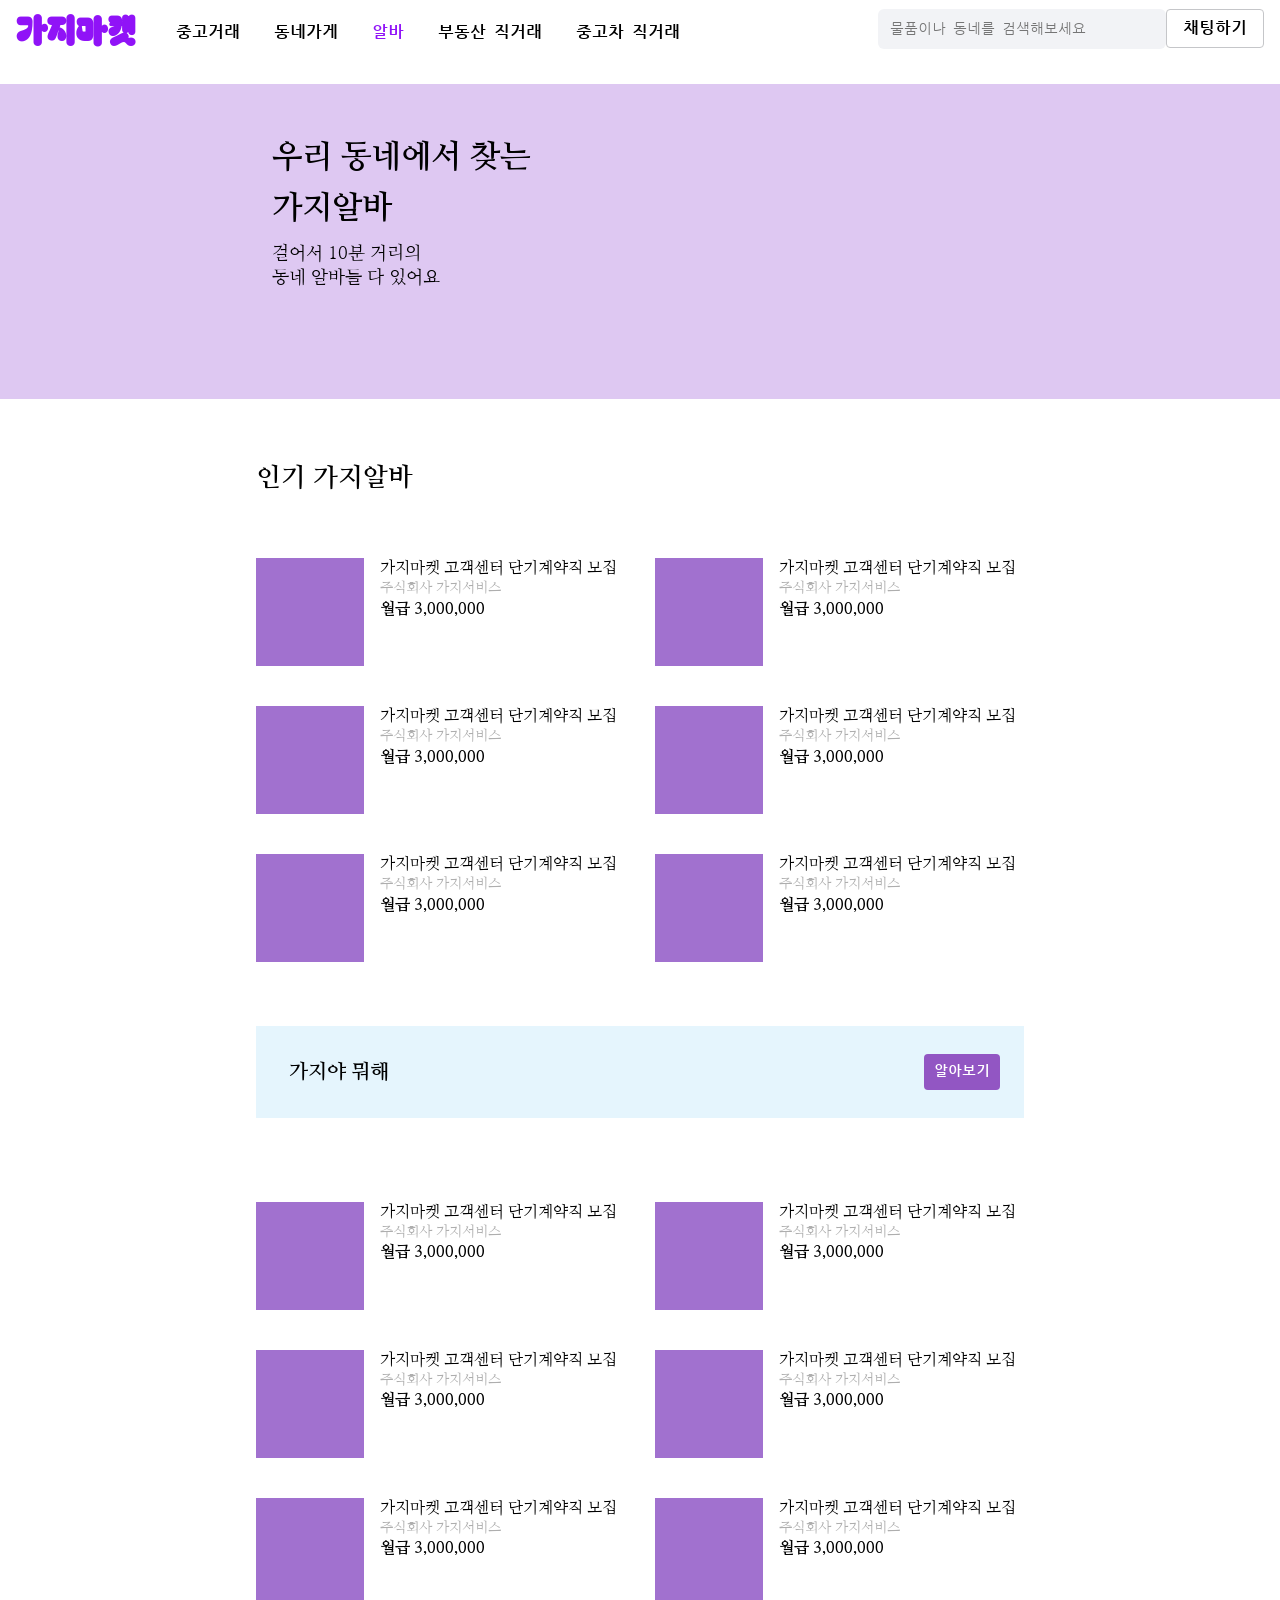
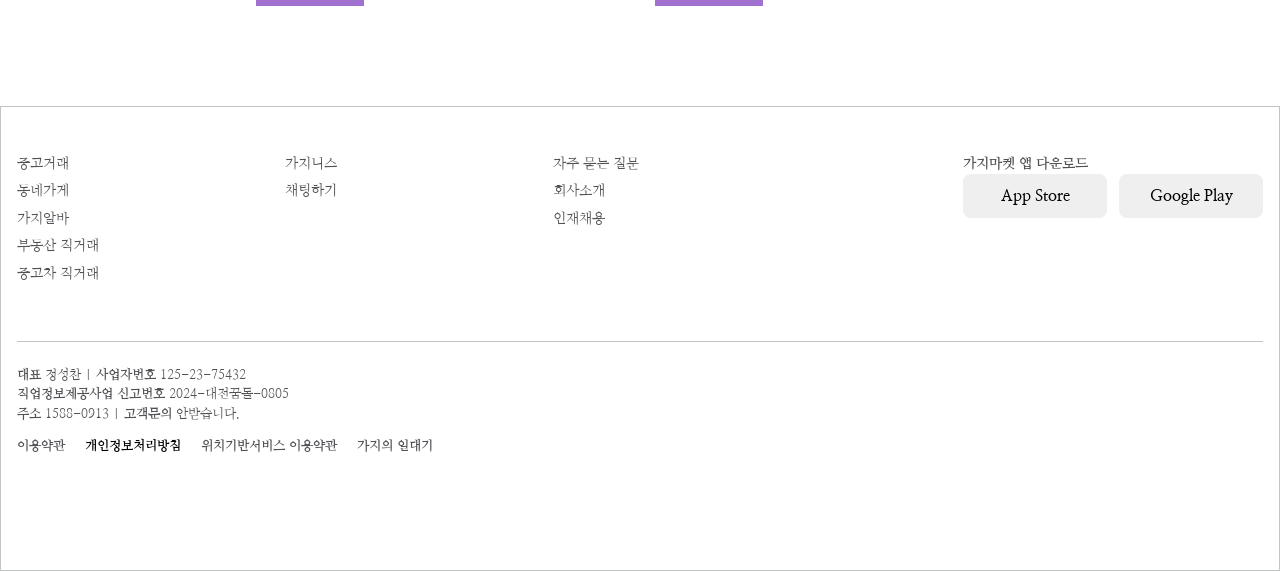
<file: WEB/6회차/index.html>
<!DOCTYPE html>
<html lang="en">
<head>
    <meta charset="UTF-8">
    <meta name="viewport" content="width=device-width, initial-scale=1.0">
    <title>가지마켓</title>
    <style>
        * {
            box-sizing: border-box;
        }

        html {
            font-size: 16px;
        } /*폰트 사이즈 주고 rem 단위 사용하면 통일성 높아짐*/

        body {
            margin: 0;
        }

        .flex {
            display: flex;
        }

        .main { 
            padding: 4rem 0 5rem; /*헤더 크기랑 안부딫히게 지정*/
        }

    </style>
    <link href="header.css" rel="stylesheet">
    <link href="info.css" rel="stylesheet">
    <link href="notice.css" rel="stylesheet">
    <link href="banner.css" rel="stylesheet">
    <link href="footer.css" rel="stylesheet">

</head>
<body>
    <ㅡ class="container">
        <header class="header">
            <div class="header-content flex">
                <div class="header-content__logo">가지마켓</div>
                <nav class="header-content__nav flex">
                    <ul>
                        <li>중고거래</li>
                        <li>동네가게</li>
                        <li class="active">알바</li>
                        <li>부동산 직거래</li>
                        <li>중고차 직거래</li>

                    </ul>

                </nav>
                <div class="header-content__input flex">
                    <span class="icon glass">
                        <input type="button" value="&#128269;">
                    </span>
                    <span>
                        <input type="text" class="search" placeholder="물품이나 동네를 검색해보세요">
                    </span>
                    <span class="icon menu">
                        <input type="button" value="&#9776">
                    </span>
                    <span>
                        <input type="button" class="chat" value="채팅하기">
                    </span>
                </div>
            </div>
        </header>

        <main class="main">
            <section class="info">
                <div class="info__text">
                    <h1>우리 동네에서 찾는 <br> 가지알바</h1>
                    <p>걸어서 10분 거리의 <br> 동네 알바들 다 있어요</p>
                </div>
            </section>


        <section class="notice">
            <h2 class="notice__title">인기 가지알바</h2>
            <div class="notice__container flex">
                <article class="notice__item flex">
                    <div class="notice__thumb"></div>
                    <div class="notice__content">
                        <div class="notice__content__title">가지마켓 고객센터 단기계약직 모집</div>
                        <div class="notice__content__address">주식회사 가지서비스</div>
                        <div class="notice__content__pay">월급 3,000,000</div>
                    </div>
                </article>
                <article class="notice__item flex">
                    <div class="notice__thumb"></div>
                    <div class="notice__content">
                        <div class="notice__content__title">가지마켓 고객센터 단기계약직 모집</div>
                        <div class="notice__content__address">주식회사 가지서비스</div>
                        <div class="notice__content__pay">월급 3,000,000</div>
                    </div>
                </article>
                <article class="notice__item flex">
                    <div class="notice__thumb"></div>
                    <div class="notice__content">
                        <div class="notice__content__title">가지마켓 고객센터 단기계약직 모집</div>
                        <div class="notice__content__address">주식회사 가지서비스</div>
                        <div class="notice__content__pay">월급 3,000,000</div>
                    </div>
                </article>
                <article class="notice__item flex">
                    <div class="notice__thumb"></div>
                    <div class="notice__content">
                        <div class="notice__content__title">가지마켓 고객센터 단기계약직 모집</div>
                        <div class="notice__content__address">주식회사 가지서비스</div>
                        <div class="notice__content__pay">월급 3,000,000</div>
                    </div>
                </article>
                <article class="notice__item flex">
                    <div class="notice__thumb"></div>
                    <div class="notice__content">
                        <div class="notice__content__title">가지마켓 고객센터 단기계약직 모집</div>
                        <div class="notice__content__address">주식회사 가지서비스</div>
                        <div class="notice__content__pay">월급 3,000,000</div>
                    </div>
                </article>
                <article class="notice__item flex">
                    <div class="notice__thumb"></div>
                    <div class="notice__content">
                        <div class="notice__content__title">가지마켓 고객센터 단기계약직 모집</div>
                        <div class="notice__content__address">주식회사 가지서비스</div>
                        <div class="notice__content__pay">월급 3,000,000</div>
                    </div>
                </article>
            </div>

            <div class="banner flex">
                <div class="banner__text">가지야 뭐해</div>
                <button class="banner__button">알아보기</button>
            </div>


            <div class="notice__container flex">
                <article class="notice__item flex">
                    <div class="notice__thumb"></div>
                    <div class="notice__content">
                        <div class="notice__content__title">가지마켓 고객센터 단기계약직 모집</div>
                        <div class="notice__content__address">주식회사 가지서비스</div>
                        <div class="notice__content__pay">월급 3,000,000</div>
                    </div>
                </article>
                <article class="notice__item flex">
                    <div class="notice__thumb"></div>
                    <div class="notice__content">
                        <div class="notice__content__title">가지마켓 고객센터 단기계약직 모집</div>
                        <div class="notice__content__address">주식회사 가지서비스</div>
                        <div class="notice__content__pay">월급 3,000,000</div>
                    </div>
                </article>
                <article class="notice__item flex">
                    <div class="notice__thumb"></div>
                    <div class="notice__content">
                        <div class="notice__content__title">가지마켓 고객센터 단기계약직 모집</div>
                        <div class="notice__content__address">주식회사 가지서비스</div>
                        <div class="notice__content__pay">월급 3,000,000</div>
                    </div>
                </article>
                <article class="notice__item flex">
                    <div class="notice__thumb"></div>
                    <div class="notice__content">
                        <div class="notice__content__title">가지마켓 고객센터 단기계약직 모집</div>
                        <div class="notice__content__address">주식회사 가지서비스</div>
                        <div class="notice__content__pay">월급 3,000,000</div>
                    </div>
                </article>
                <article class="notice__item flex">
                    <div class="notice__thumb"></div>
                    <div class="notice__content">
                        <div class="notice__content__title">가지마켓 고객센터 단기계약직 모집</div>
                        <div class="notice__content__address">주식회사 가지서비스</div>
                        <div class="notice__content__pay">월급 3,000,000</div>
                    </div>
                </article>
                <article class="notice__item flex">
                    <div class="notice__thumb"></div>
                    <div class="notice__content">
                        <div class="notice__content__title">가지마켓 고객센터 단기계약직 모집</div>
                        <div class="notice__content__address">주식회사 가지서비스</div>
                        <div class="notice__content__pay">월급 3,000,000</div>
                    </div>
                </article>
            </div>

        </section>
    </main>

    <footer class="footer">
        <div class="footer__container">
            <section class="footer__menu">
                <div class="footer__apps">
                    <div class="footer__appdown">가지마켓 앱 다운로드</div>
                    <div class="footer__appbtn flex">
                        <button>App Store</button>
                        <button>Google Play</button>
                    </div>
                </div>
                <nav class="footer__nav flex">
                    <ul>
                        <li>중고거래</li>
                        <li>동네가게</li>
                        <li>가지알바</li>
                        <li>부동산 직거래</li>
                        <li>중고차 직거래</li>
                    </ul>
                    <ul>
                        <li>가지니스</li>
                        <li>채팅하기</li>
                    </ul>
                    <ul>
                        <li>자주 묻는 질문</li>
                        <li>회사소개</li>
                        <li>인재채용</li>
                    </ul>
                </nav>
            </section>
            <section class="footer__info">
                <div>
                    <strong>대표</strong> 정성찬 | <strong>사업자번호</strong> 125-23-75432
                </div>
                <div>
                    <strong>직업정보제공사업 신고번호</strong> 2024-대전꿈돌-0805
                </div>
                <div>
                    <strong>주소</strong> 1588-0913 | <strong>고객문의</strong> 안받습니다.
                </div>
                <p>
                    <strong>이용약관</strong> &nbsp; &nbsp;
                    <strong style="color: black;">개인정보처리방침</strong> &nbsp; &nbsp;
                    <strong>위치기반서비스 이용약관</strong> &nbsp; &nbsp;
                    <strong>가지의 일대기</strong>

                </p>
            </section>
        </div>
    </footer>
    </div>
</body>
</html>
</file>
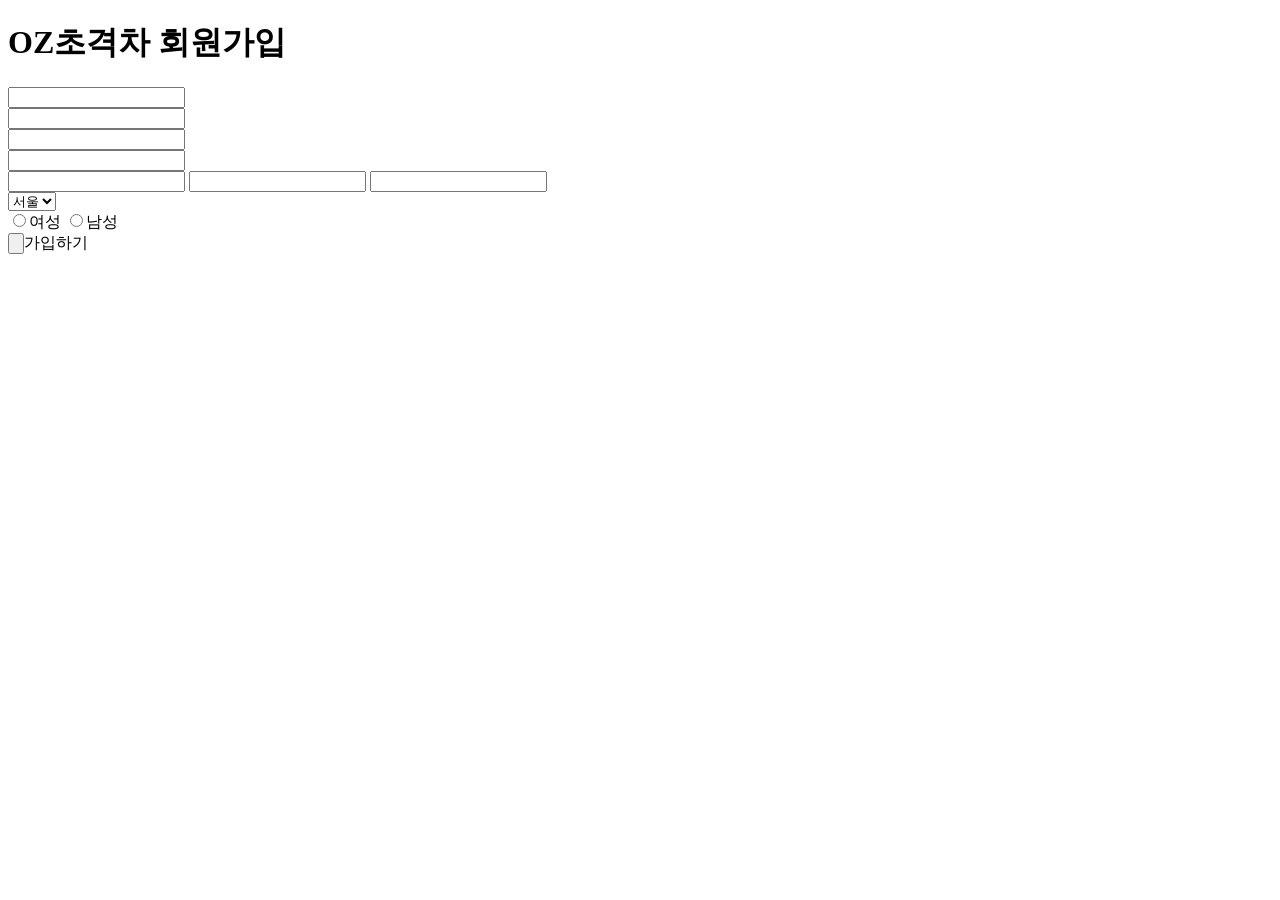
<file: JavaScript_Study/1회차/회원가입/index.html>
<!DOCTYPE html>
<html lang="en">
<head>
    <meta charset="UTF-8">
    <meta name="viewport" content="width=device-width, initial-scale=1.0">
    <title>회원가입... 해보자</title>
</head>
<body>
    <h1>OZ초격차 회원가입</h1>
    <div class="input">
        <input type="email"><br>
        <input type="text"><br>
        <input type="password"><br>
        <input type="password"><br>
        <input type="number">
        <input type="number">
        <input type="number"><br>
        <select multiplt size = "1">
            <option>서울</option>
            <option>대전</option>
            <option>부산</option>
            <option>인천</option>
            </select><br>
        <input type="radio"><label>여성</label>
        <input type="radio"><label>남성</label><br>
        <input type="button"><label>가입하기</label>


        </select>

    </div>
</body>
</html>
</file>
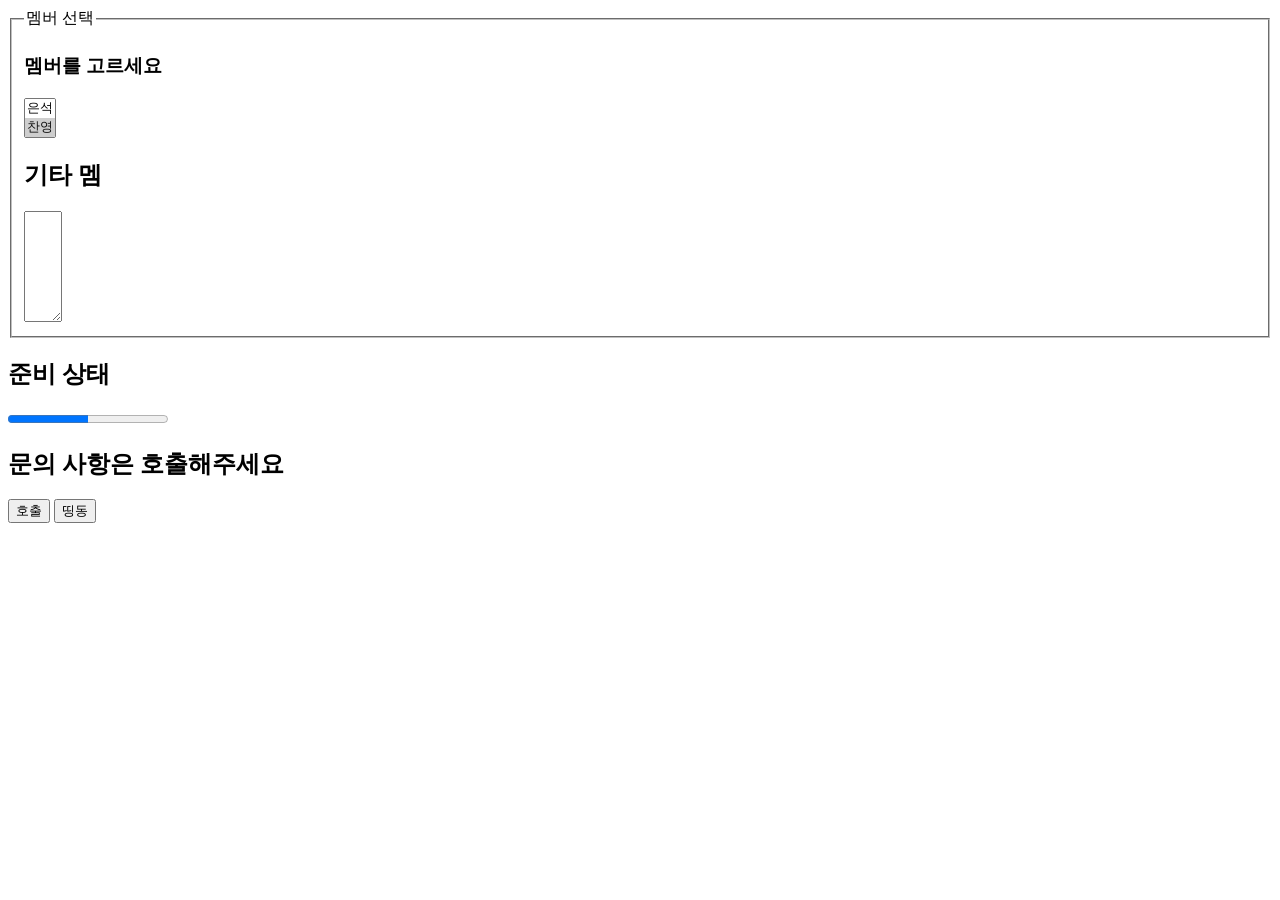
<file: 14_입력2.html>
<!DOCTYPE html>
<html lang="en">
    <head>
        <meta charset="UTF-8">
        <meta name="viewport" content="width=device-width, initial-scale=1.0">
        <title>입력2</title>
    </head>
    <body>
        <fieldset>
            <legend> 멤버 선택</legend>
            <h3>멤버를 고르세요</h3>
            <select multiple size="2">
                <option values="m1"> 원빈 </option>
                <option values="m2"> 타로 </option>
                <option values="m3"> 은석 </option>
                <option values="m4" selected> 찬영 </option>
            </select>
            
            <h2>기타 멤</h2>
            <textarea cols="2" rows="7"></textarea>

        </fieldset>
        
        <h2>준비 상태</h2>
        <progress max="100" value="50"></progress>
        
        <h2>문의 사항은 호출해주세요</h2>
        <button>호출</button>
        <input type="button" value="띵동">


    </body>
</html>
</file>
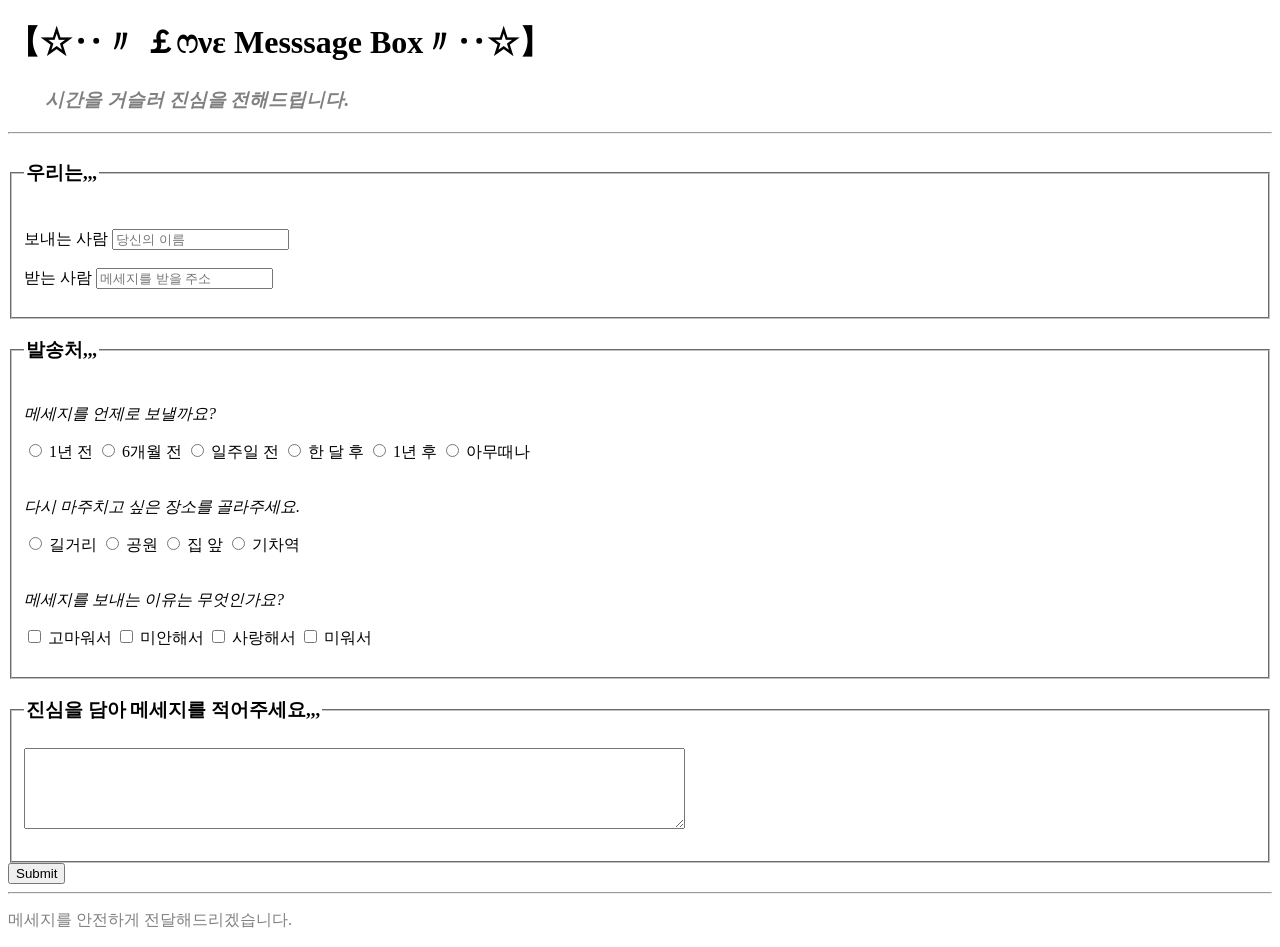
<file: 설문조사.html>
<!DOCTYPE html>
<html lang="en">
<head>
    <meta charset="UTF-8">
    <meta http-equiv="X-UA-Compatible" content="IE=edge">
    <title>당신을 위한 메세지 발신소</title>
</head>
<body> <!--【☆‥〃 ￡ෆνε Messsage Box〃‥☆】-->
    <header>
        <h1>【☆‥〃 ￡ෆνε Messsage Box〃‥☆】</h1>
        <h3><p style="color: gray;"><em>&nbsp;&nbsp;&nbsp;&nbsp;&nbsp;&nbsp;&nbsp; 시간을 거슬러 진심을 전해드립니다.</em></p></h3>
    </header>
    <hr>
    <main>
        <form>
            <fieldset>
                <legend><h3><strong>우리는,,,</strong></h3></legend>
                <br>
                <label for = 'name'>보내는 사람</label>
                    <input type="text" id="name" placeholder="당신의 이름" name="name">
                <br>
                <br>
                <label for = 'phone'>받는 사람</label>
                    <input type="email" id="email" 
                    placeholder="메세지를 받을 주소" name="email">
                    <br>
                    <br>
                </fieldset>
 <!-------------------------------------------------------------------------------------->
            <fieldset>
                <legend><h3><strong>발송처,,,</strong></h3></legend>
                <p><em>메세지를 언제로 보낼까요?</em></p>
                <input type="radio" id="ago_a_year" name="when">
                <label for="ago_a_year">1년 전</label>
                <input type="radio" id="ago_six_month" name="when">
                <label for="ago_six_month">6개월 전</label>
                <input type="radio" id="ago_a_week" name="when">
                <label for="ago_a_week">일주일 전</label>
                <input type="radio" id="a_month" name="when">
                <label for="a_month">한 달 후</label>
                <input type="radio" id="a_year" name="when">
                <label for="a_year">1년 후</label>
                <input type="radio" id="some" name="when">
                <label for="some">아무때나</label>
                <br>
                <br>
                <p><em>다시 마주치고 싶은 장소를 골라주세요.</em></p>
                <input type="radio" id="road" name="where">
                <label for="road">길거리</label>
                <input type="radio" id="park" name="where">
                <label for="park">공원</label>
                <input type="radio" id="home" name="where">
                <label for="home">집 앞</label>
                <input type="radio" id="train" name="where">
                <label for="train">기차역</label>
                
                <br>
                <br>
                <p><em>메세지를 보내는 이유는 무엇인가요?</em></p>
                <label>
                    <input type="checkbox" id="position" name="why"> 고마워서 
                </label> 
                <label>
                    <input type="checkbox" id="cost" name="why"> 미안해서
                </label>   
                <label>
                    <input type="checkbox" id="teacher" name="why"> 사랑해서
                </label>   <label>
                    <input type="checkbox" id="infra" name="why"> 미워서
                </label>   
                <br>
                <br>
            </fieldset>
            
            <fieldset>
                <legend><h3><strong>진심을 담아 메세지를 적어주세요,,,</strong></h3></legend>
                <textarea cols="80" rows="5" name="comment"></textarea>  
                <br>
                <br>  
            </fieldset>
        </form>
        <input type="submit">
    </main>
    <hr>
    <footer>
        <p style="color:gray;"> 메세지를 안전하게 전달해드리겠습니다.</p>
    </footer>
</body>
</html>
</file>
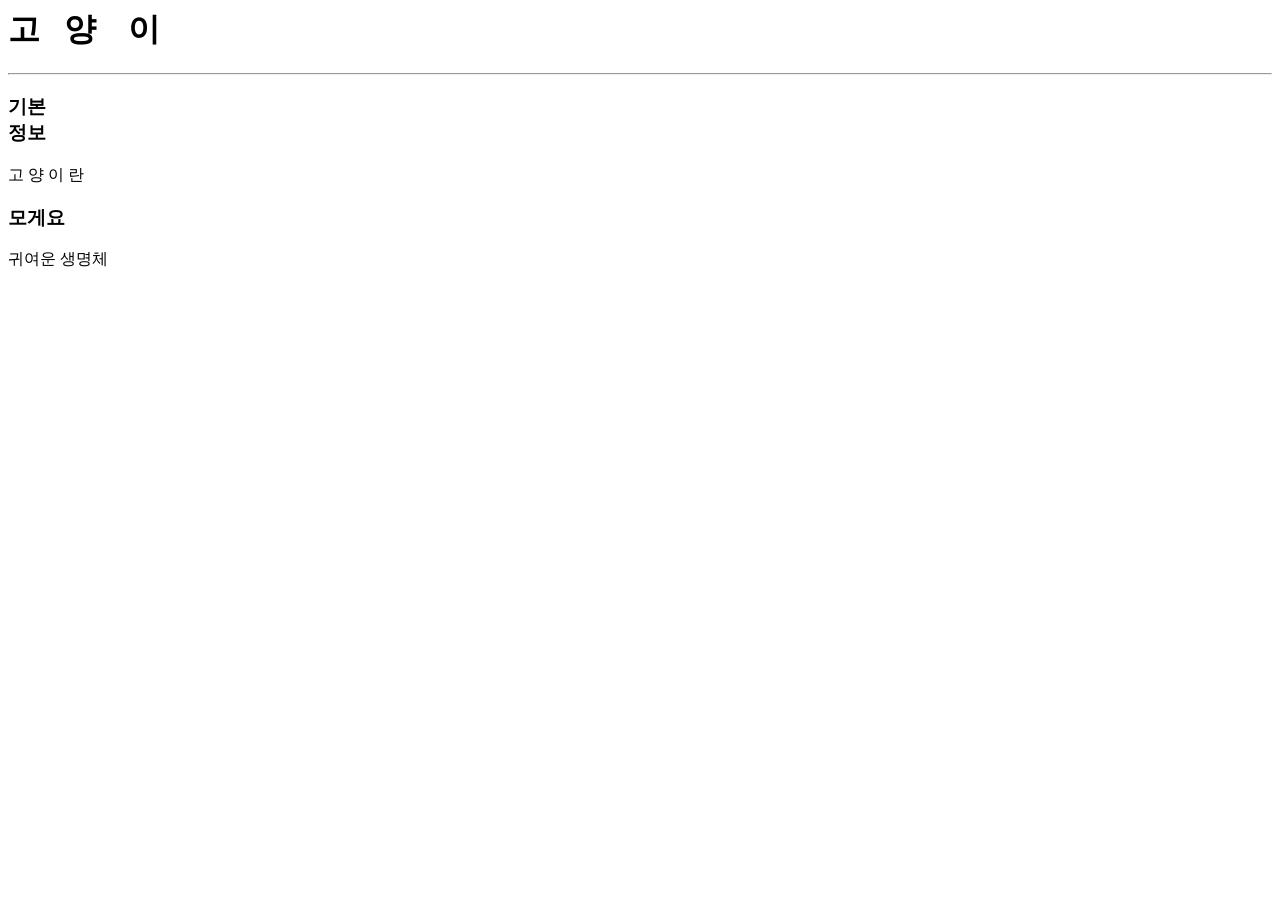
<file: 1회차/06_텍스트표시하기.html>
<!DOCTYPE himml>
<html lang="ko">
    <head>
        <meta charset="utf-8">
        <title>텍스트 표시하기</title>
    </head>
    <body>
        <h1>고&nbsp;&nbsp;&nbsp;양&nbsp;&nbsp;&nbsp;&nbsp;이</h1>
        <hr>
    
        <h3>기본
            <br> 정보</h3>
        <p>고 양 이
            
            
            
            란</p>
        <h3>모게요</h3>

        <p>귀여운 생명체</p>
    </body>

</html>
</file>
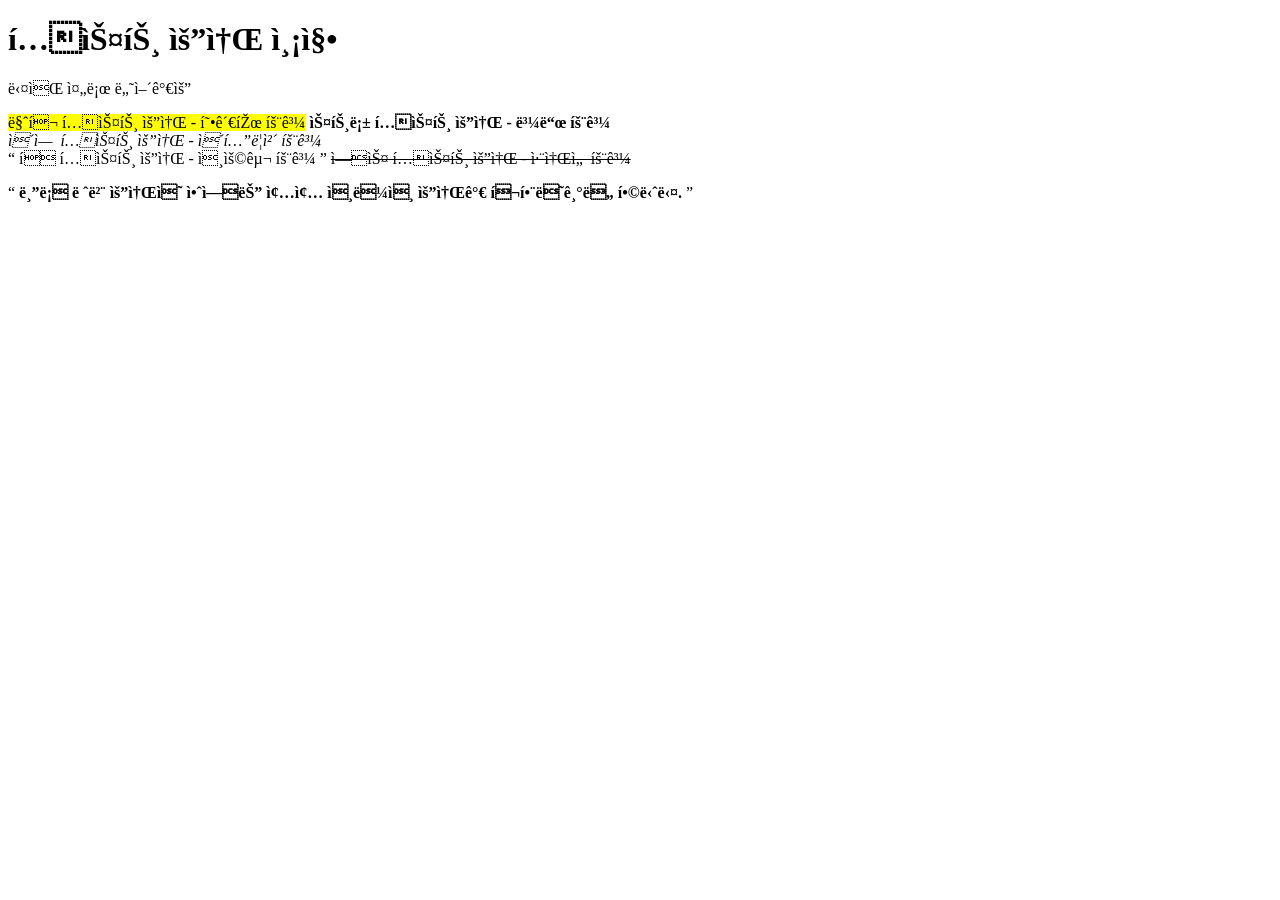
<file: 1회차/07_요소구분과인라인텍스트요소.html>
<!DOCTYPE html>
    <head>
        <meat charset = "utf-8"></meat>
        <title> 태그의 유형 </title>
    </head>
    <body>
        <h1>텍스트 요소 측징</h1>
        <p> 다음 줄로 넘어가요 </p>
        <mark> 마크 텍스트 요소 - 형관펜 효과</mark>
        <strong> 스트롱 텍스트 요소 - 볼드 효과</strong><br>
        <em> 이엠 텍스트 요소 - 이텔릭체 효과</em><br>
        <q> 큐 텍스트 요소 - 인용구 효과 </q>
        <s> 에스 텍스트 요소 - 취소선 효과</s>

        <p><q><strong>
            블록 레벨 요소의 안에는 종종 인라인 요소가 포함되기도 합니다.
        </strong></q></p>

    </body>
</file>
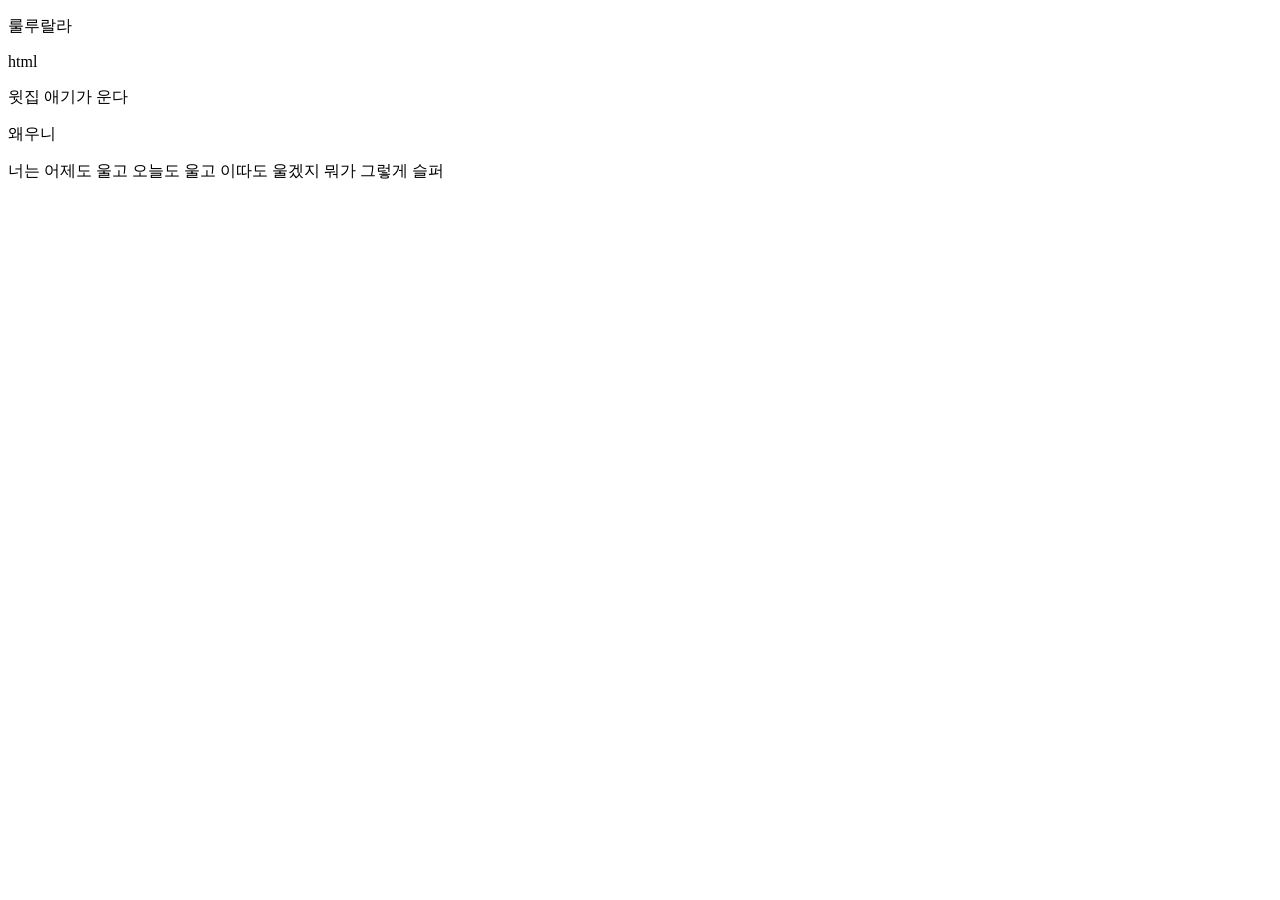
<file: 1회차/08_컨테이너_전역속성.html>
<!DOCTYPE html>
<html lang="ko">
    <head>
        <meta charset="utf-8">
        <title> 컨테이너&전역속성 </title>
    </head>
    <body>
        <div id="study">
            <p class="text">룰루랄라</p>
            <p class="text">html</p>
        </div>
        
        <div id="baby">
            <p>윗집 애기가 운다</p>
            <p>왜우니</p>
        </div>
        
        <p class="text">
            너는 어제도 울고
            <span title="지겨워..."> 오늘도 울고</span>
            이따도 울겠지
            뭐가 그렇게 슬퍼
        </p>
    </body>
</html>
</file>
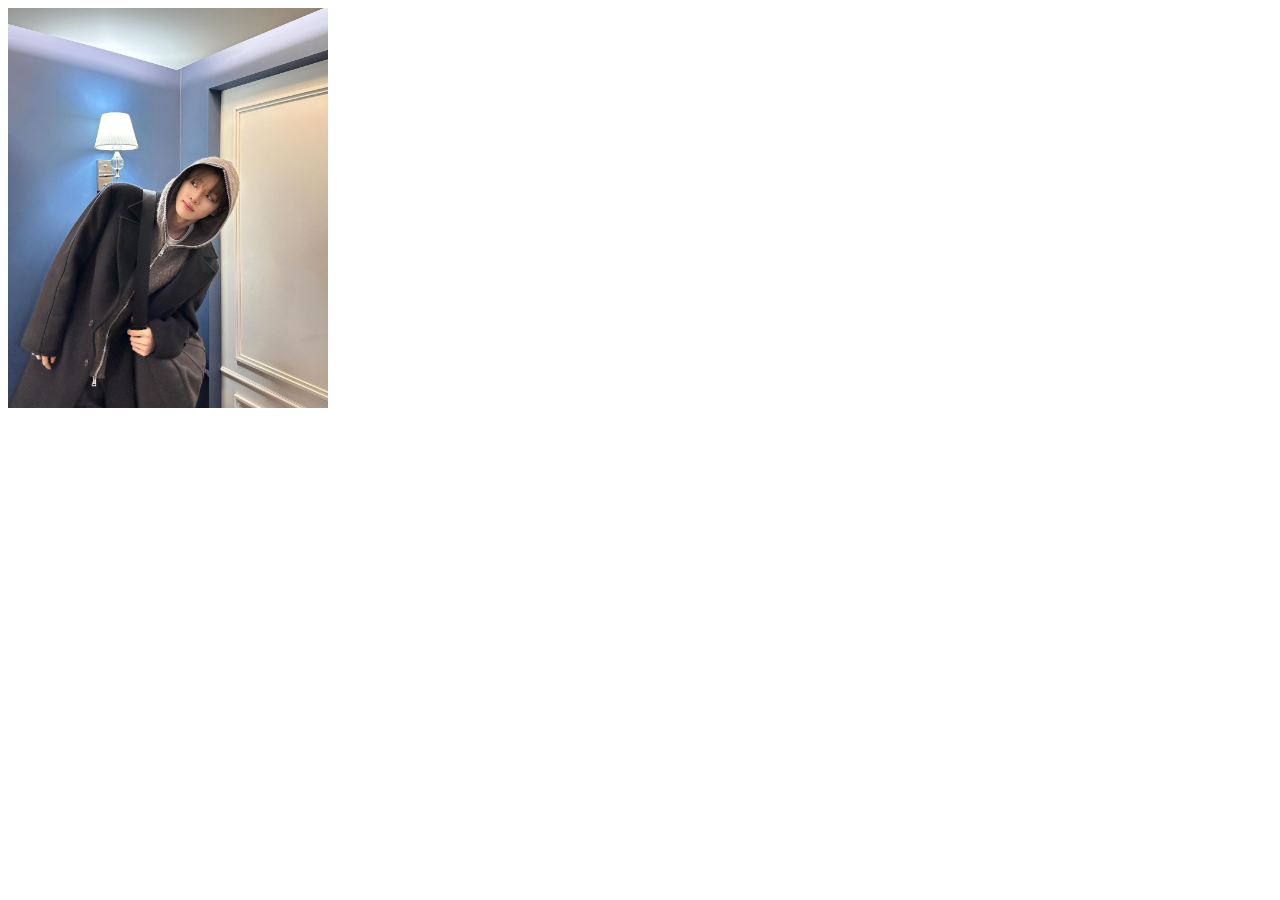
<file: 1회차/09_이미지표시하기.html>
<!DOCTYPE html>
<html lang="ko">
    <head>
        <meta charset="utf-8">
        <title>이미지 표시하기</title>
    </head>
    <body>
        <img src="images/sungchan.JPG"
        alt="성찬입니다."
        height="400">

    </body>
</html>
</file>
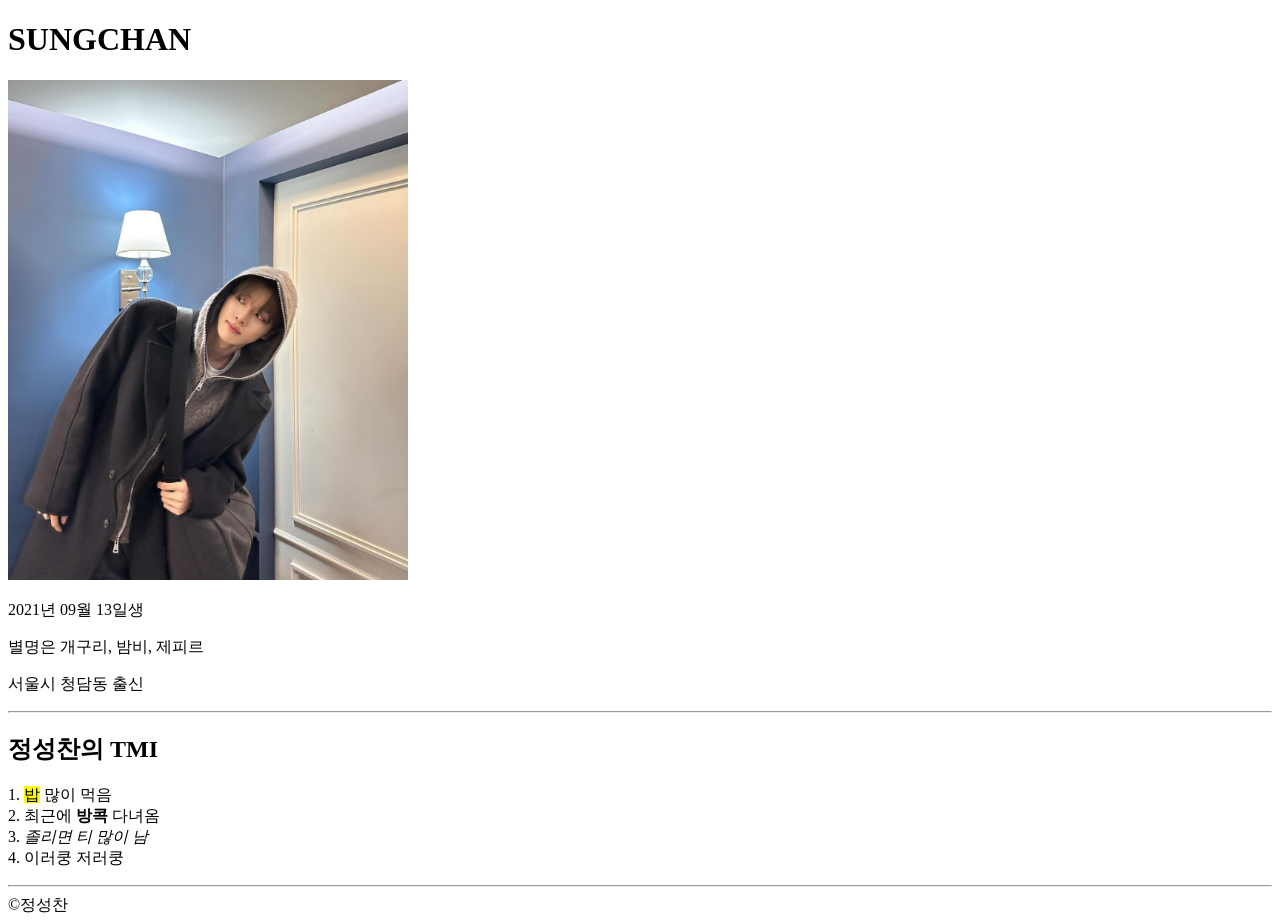
<file: 1회차/sungchan_profile.html>
<!DOCTYPE html>
<html lang="en">
<head>
    <meta charset="UTF-8">
    <title>성찬 프로필</title>
</head>
<body>
    <h1 title="성찬이를 소개합니다.">SUNGCHAN</h1>
    <img 
    src="images/sungchan.JPG"
    alt="성찬의 사진"
    height="500"
    >
    <div id="'info">
        <p>2021년 09월 13일생</p>
        <p>별명은 개구리, 밤비, 제피르</p>
        <p>서울시 청담동 출신</p>
    </div>
    <hr>
    <div id="tmi">
        <h2>정성찬의 TMI</h2>
        <p>
           1. <mark>밥</mark> 많이 먹음<br>
           2. 최근에 <span><strong>방콕</strong></span> 다녀옴<br>
           3. <em>졸리면 티 많이 남</em><br>
           4. 이러쿵 저러쿵 
        </p>
    </div>
    <hr>
    <span>&copy;정성찬</span>
</body>
</html>
</file>
<file: WEB/6회차/header.css>
@import url('https://fonts.googleapis.com/css2?family=Bagel+Fat+One&family=Nanum+Gothic+Coding&family=Nanum+Myeongjo:wght@400;800&display=swap');


* {
    font-family: 'Nanum Gothic Coding', monospace;
}

header.header {
    position: fixed;
    top:0;
    width: 100%;
    z-index: 999;
    background-color: white;
    color: black;
}

.header-content {
    width: 100%;
    max-width: 95rem;
    height: 4rem;
    padding: 0.55rem 1rem;
    margin: auto;
    justify-content: space-between;
}

.header-content__logo {
    font-size: 2.2rem;
    font-weight: 700;
    color: rgb(144, 19, 247);
    height: 1em;
    margin-right: 40px;
    line-height: 40px;
    font-family: 'Bagel Fat One', system-ui;
}

.header-content__nav {
    align-items: center;
    padding: 0 2.5rem 0 0;
    flex-grow: 1;
}

.header-content__nav ul {
    padding: 0;
    margin: 0;
    list-style-type: none;
}

.header-content__nav ul li {
    display: inline-block;
    margin-right: 30px;
    font-size: 1rem;
    font-weight: 900;
    font-family: 'Nanum Gothic Coding', monospace;

}

.header-content__nav ul li.active {
    color: rgb(144, 19, 247);
}

.header-content__input{
    justify-content: center;
    align-items: cetner;
}

.header-content__input .search{
    width: 18rem;
    height: 2.5rem;
    padding: 0.5625rem 0.75rem;
    background-color: #F2F3F6;
    border: none;
    border-radius: 0.375rem;
    font-size: .9rem;
    font-family: 'Nanum Gothic Coding', monospace;

}

.header-content__input .chat {
    line-height: 1.3;
    font-size: 1rem;
    padding: 0.5rem 1rem;
    background-color: #FFFFFF;
    border: 0.5px solid #C5C6C9;
    border-radius: 0.25rem;
    font-weight: 600;
    font-family: 'Nanum Gothic Coding', monospace;

}

.header-content__input .icon input {
    margin-right: 1rem;
    border: none;
    padding: 0;
    font-size: 1.5rem;
    background-color: transparent;
}

.header-content__input .icon {
    display: none;
}

@media screen and (max-width:1192px) {
    .header-content__input .search {
        display: none;
    }

    .header-content__input .glass {
        display: block;
    }
}

@media screen and (max-width:975px) {
    .header-content__input .chat, .header-content__nav {
        display: none;
    }

    .header-content__input .menu {
        display: block;
    }
    
}
</file>
<file: WEB/6회차/info.css>
@import url('https://fonts.googleapis.com/css2?family=Nanum+Gothic+Coding&family=Nanum+Myeongjo:wght@400;800&display=swap');

* {
    font-family: 'Nanum Myeongjo', serif;

}

.info {
    width: 100%;
    height: 19.6875rem;
    background-color: rgb(222, 200, 242);
}

.info__text {
    max-width: 48rem;
    margin: auto;
    padding: 3rem 1rem 0;
}

.info__text h1 {
    margin: 0;
    font-size: 2rem;
    line-height: 3.2rem;

}

.info__text p {
    margin: 0.5rem 0 0;
    font-size: 1.125rem;
    line-height: 1.5rem;

}

@media screen and (max-width: 975px) {
    .info {
        height: 18.375rem;
    }

    .info__text {
        padding: 1.5rem 1rem 0;
    }
    
    .info__text h1 {
        font-size: 1.5rem; 
        line-height: 2rem;
    }

    .info__text p {
        display: none;
    }
}
</file>
<file: WEB/6회차/notice.css>
.notice {
    max-width: 48rem;
    margin: auto;
}

.notice__title {
    font-size: 1.625rem;
    margin: 3.75rem 0 2.5rem;
    line-height: 1.5;
}

.notice__container {
    justify-content: space-between;
    flex-wrap: wrap;
}

.notice__item {
    padding: 1.25rem 0;
    flex-basis: 48%;
}

.notice__thumb {
    min-width: 6.75rem;
    min-height: 6.75rem;
    background-color: rgb(161, 113, 207);
}

.notice__content {
    margin-left: 1rem;
}

.notice__content__title {
    line-height: 1.32;
    font-size: 1rem;
}

.notice__content__address {
    line-height: 1.4;
    font-size: 0.875rem;
    color: #aeaeae;
}

.notice__content__pay {
    font-weight: 700;
}

@media screen and (max-width:768px){
    .notice {
        padding: 0 1rem 1.25rem;
    }

    .notice__title {
        font-weight: 700;
        line-height: 1.3;
        font-size: 1.25rem;
        margin: 2.5rem 0 1.5rem;
    }

    .notice__container { /*플렉스 컨테이너였던걸 블록 컨테이너로 바꿔줌 
                            flex-wrap:nowrap으로 바꿔도 됨*/
        display: block;
    }
}
</file>
<file: WEB/6회차/banner.css>
.banner {
    justify-content: space-between;
    align-items: center;
    background-color: #E5F5FD;
    margin: 2.75rem 0 4rem;
    padding: 1.75rem 1.5rem 1.75rem 2.0625rem;
}

.banner__text {
    line-height: 1.3;
    font-size: 1.25rem;
    font-weight: 600;


}

.banner__button {
    margin: 0;
    padding: 0.5rem 0.625rem;
    line-height: 1.4;
    font-size: 0.875rem;
    background-color: rgb(146, 86, 195);
    color: white;
    font-weight: 700;
    border: none;
    border-radius: 0.25rem;
    font-family: 'Nanum Gothic Coding', monospace;

}

@media screen and (max-width:780px) {
    .banner {
        display: block;
    }

    .banner__text {
        line-height: 1.3;
        font-size: 1rem;
        font-weight: 300;
    }
    
    .banner__button {
        margin: 0.75rem 0 0;
    }
    
}
</file>
<file: WEB/6회차/footer.css>
.footer {
    color:#515255;
    border: 1px solid #C3C4C7;
    padding: 0 1rem;
}

.footer_container {
    max-width: 48rem;
    margin: auto;
}

.footer__menu {
    padding: 3rem 0;
}

.footer__apps {
    float: right;
}

.footer__appdown {
    font-size: 0.875rem;
    font-weight: 700;
    line-height: 1.4;
}

.footer__appbtn{
    width: 18.75rem;
    justify-content: space-between;
}

.footer__appbtn button {
    width: 48%;
    height: 2.75rem;
    padding: 0;
    border: none;
    border-radius: 8px;
    font-size: 1rem;
    font-weight: 700;
}

.footer__nav ul {
    display: flex;
    flex-direction: column;
    list-style-type: none;
    width: 33%;
    margin: 0;
    padding: 0;
    line-height: 1.4;
    font-size: 0.875rem;
}

.footer__nav ul:nth-child(3) {
    margin-right: 15%;
}

.footer__nav ul li {
    margin-bottom: 0.5rem;
}

.footer__info {
    padding: 1.5rem 0 6.25rem;
    border-top: 1px solid #C3C4C7;
    columns: #868B94;
    line-height: 1.5;
    font-size: .813rem;
}

@media screen and (max-width: 768px) {
    .footer__apps{
        float: none;
        display: flex;
        margin-bottom: 1.25rem;
    }

    .footer__appbtn {
        display: none;
    }
}
</file>
